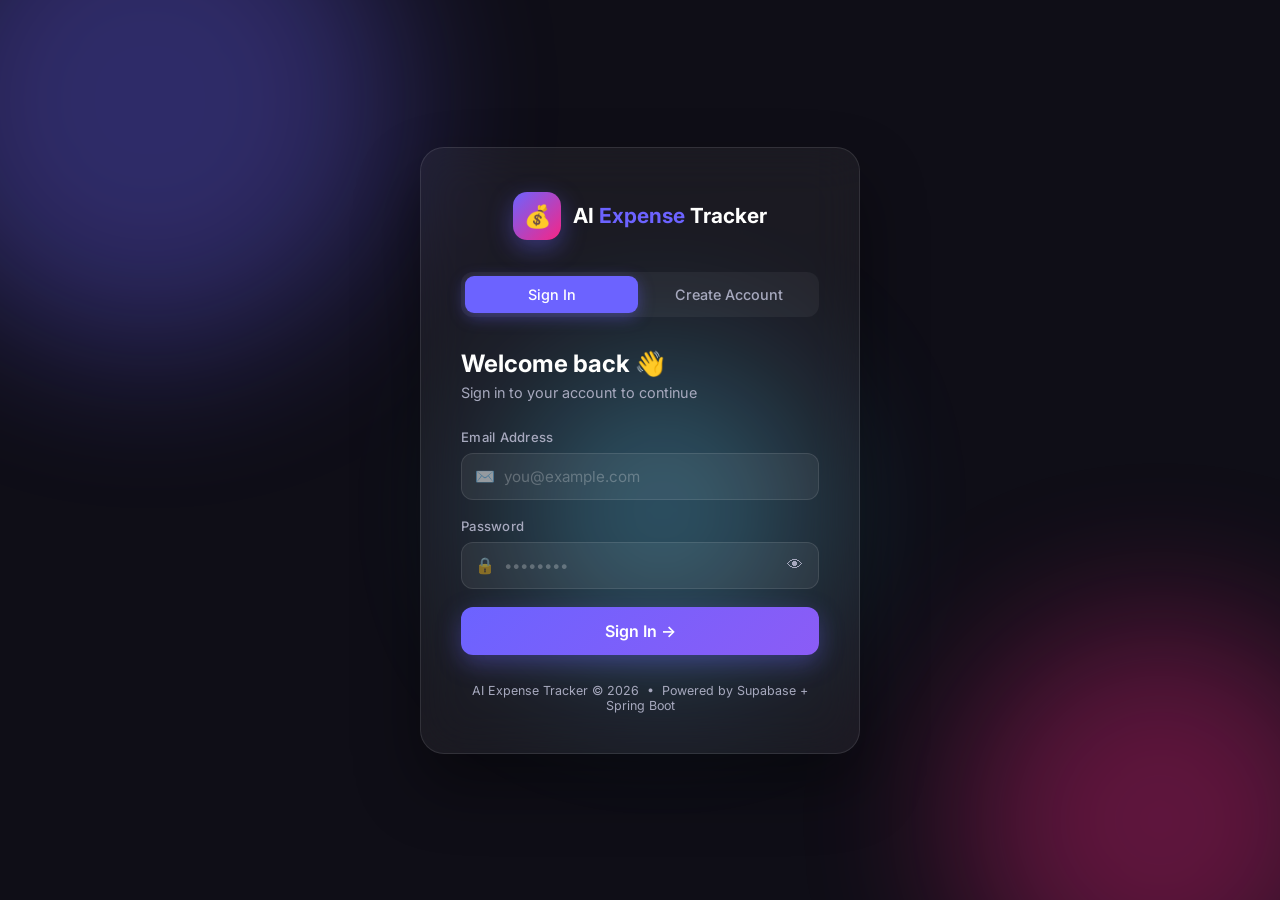
<file: target/classes/static/index.html>
<!DOCTYPE html>
<html lang="en">
<head>
  <meta charset="UTF-8" />
  <meta name="viewport" content="width=device-width, initial-scale=1.0" />
  <title>AI Expense Tracker — Login</title>
  <link href="https://fonts.googleapis.com/css2?family=Inter:wght@300;400;500;600;700;800&display=swap" rel="stylesheet" />
  <style>
    *, *::before, *::after { box-sizing: border-box; margin: 0; padding: 0; }

    :root {
      --primary:   #6c63ff;
      --primary-d: #574fd6;
      --accent:    #f72585;
      --bg:        #0f0e17;
      --card:      rgba(255,255,255,0.05);
      --border:    rgba(255,255,255,0.10);
      --text:      #fffffe;
      --muted:     #a7a9be;
      --success:   #06d6a0;
      --error:     #ef233c;
    }

    body {
      font-family: 'Inter', sans-serif;
      background: var(--bg);
      min-height: 100vh;
      display: flex;
      align-items: center;
      justify-content: center;
      overflow: hidden;
      color: var(--text);
    }

    /* Animated background blobs */
    .bg-blobs {
      position: fixed; inset: 0; z-index: 0; overflow: hidden;
    }
    .blob {
      position: absolute; border-radius: 50%; filter: blur(80px); opacity: 0.35;
      animation: drift 12s ease-in-out infinite alternate;
    }
    .blob-1 { width: 500px; height: 500px; background: #6c63ff; top: -150px; left: -100px; animation-delay: 0s; }
    .blob-2 { width: 400px; height: 400px; background: #f72585; bottom: -120px; right: -80px; animation-delay: 3s; }
    .blob-3 { width: 300px; height: 300px; background: #4cc9f0; top: 40%; left: 40%; animation-delay: 6s; }

    @keyframes drift {
      from { transform: translate(0, 0) scale(1); }
      to   { transform: translate(30px, 20px) scale(1.08); }
    }

    /* Card */
    .card {
      position: relative; z-index: 1;
      width: 100%; max-width: 440px;
      background: var(--card);
      backdrop-filter: blur(24px);
      -webkit-backdrop-filter: blur(24px);
      border: 1px solid var(--border);
      border-radius: 24px;
      padding: 44px 40px 40px;
      box-shadow: 0 32px 64px rgba(0,0,0,0.4);
      animation: slideUp 0.6s cubic-bezier(0.16,1,0.3,1);
    }
    @keyframes slideUp {
      from { opacity: 0; transform: translateY(40px); }
      to   { opacity: 1; transform: translateY(0); }
    }

    /* Logo */
    .logo {
      display: flex; align-items: center; gap: 12px;
      margin-bottom: 32px; justify-content: center;
    }
    .logo-icon {
      width: 48px; height: 48px; border-radius: 14px;
      background: linear-gradient(135deg, var(--primary), var(--accent));
      display: flex; align-items: center; justify-content: center;
      font-size: 22px; box-shadow: 0 8px 24px rgba(108,99,255,0.4);
    }
    .logo-text { font-size: 1.3rem; font-weight: 700; }
    .logo-text span { color: var(--primary); }

    /* Tabs */
    .tabs {
      display: flex; gap: 4px;
      background: rgba(255,255,255,0.05);
      border-radius: 12px; padding: 4px;
      margin-bottom: 32px;
    }
    .tab-btn {
      flex: 1; padding: 10px;
      background: transparent; border: none;
      color: var(--muted); font-family: 'Inter', sans-serif;
      font-size: 0.9rem; font-weight: 500;
      border-radius: 9px; cursor: pointer;
      transition: all 0.25s ease;
    }
    .tab-btn.active {
      background: var(--primary);
      color: #fff;
      box-shadow: 0 4px 16px rgba(108,99,255,0.4);
    }
    .tab-btn:not(.active):hover { color: var(--text); }

    /* Form panels */
    .form-panel { display: none; animation: fadeIn 0.3s ease; }
    .form-panel.active { display: block; }
    @keyframes fadeIn { from { opacity:0; transform:translateY(8px); } to { opacity:1; transform:translateY(0); } }

    /* Heading */
    .form-heading { font-size: 1.5rem; font-weight: 700; margin-bottom: 6px; }
    .form-sub { color: var(--muted); font-size: 0.9rem; margin-bottom: 28px; }

    /* Input group */
    .input-group { margin-bottom: 18px; }
    .input-group label {
      display: block; font-size: 0.82rem; font-weight: 500;
      color: var(--muted); margin-bottom: 8px; letter-spacing: 0.02em;
    }
    .input-wrap {
      position: relative;
    }
    .input-wrap .icon {
      position: absolute; left: 14px; top: 50%; transform: translateY(-50%);
      font-size: 16px; opacity: 0.5; pointer-events: none;
    }
    .input-wrap input {
      width: 100%; padding: 13px 14px 13px 42px;
      background: rgba(255,255,255,0.06);
      border: 1px solid var(--border);
      border-radius: 12px; color: var(--text);
      font-family: 'Inter', sans-serif; font-size: 0.95rem;
      transition: all 0.2s ease; outline: none;
    }
    .input-wrap input::placeholder { color: rgba(255,255,255,0.25); }
    .input-wrap input:focus {
      border-color: var(--primary);
      background: rgba(108,99,255,0.08);
      box-shadow: 0 0 0 3px rgba(108,99,255,0.15);
    }

    /* Eye toggle */
    .eye-toggle {
      position: absolute; right: 14px; top: 50%; transform: translateY(-50%);
      background: none; border: none; cursor: pointer;
      color: var(--muted); font-size: 16px; padding: 2px;
    }
    .eye-toggle:hover { color: var(--text); }

    /* Submit btn */
    .btn-submit {
      width: 100%; padding: 14px;
      background: linear-gradient(135deg, var(--primary), #8b5cf6);
      border: none; border-radius: 12px;
      color: #fff; font-family: 'Inter', sans-serif;
      font-size: 1rem; font-weight: 600;
      cursor: pointer; margin-top: 8px;
      transition: all 0.25s ease;
      box-shadow: 0 8px 24px rgba(108,99,255,0.35);
      display: flex; align-items: center; justify-content: center; gap: 8px;
    }
    .btn-submit:hover {
      transform: translateY(-2px);
      box-shadow: 0 12px 32px rgba(108,99,255,0.5);
    }
    .btn-submit:active { transform: translateY(0); }
    .btn-submit:disabled { opacity: 0.6; cursor: not-allowed; transform: none; }

    /* Spinner */
    .spinner {
      width: 18px; height: 18px;
      border: 2px solid rgba(255,255,255,0.3);
      border-top-color: #fff;
      border-radius: 50%;
      animation: spin 0.7s linear infinite;
      display: none;
    }
    @keyframes spin { to { transform: rotate(360deg); } }

    /* Alert */
    .alert {
      display: none; padding: 12px 16px;
      border-radius: 10px; font-size: 0.875rem;
      margin-bottom: 20px; font-weight: 500;
      animation: fadeIn 0.3s ease;
    }
    .alert.success { background: rgba(6,214,160,0.12); border: 1px solid rgba(6,214,160,0.3); color: var(--success); }
    .alert.error   { background: rgba(239,35,60,0.12);  border: 1px solid rgba(239,35,60,0.3);  color: var(--error); }

    /* Token card */
    .token-box {
      display: none; margin-top: 24px;
      background: rgba(6,214,160,0.07);
      border: 1px solid rgba(6,214,160,0.25);
      border-radius: 14px; padding: 18px;
      animation: fadeIn 0.4s ease;
    }
    .token-box h4 { font-size: 0.85rem; color: var(--success); margin-bottom: 12px; font-weight: 600; }
    .token-row { display: flex; justify-content: space-between; font-size: 0.82rem; margin-bottom: 6px; }
    .token-row .label { color: var(--muted); }
    .token-row .value { color: var(--text); font-weight: 500; font-family: monospace; font-size: 0.78rem; max-width: 220px; overflow: hidden; text-overflow: ellipsis; white-space: nowrap; }
    .copy-btn {
      margin-top: 12px; width: 100%; padding: 8px;
      background: rgba(6,214,160,0.15); border: 1px solid rgba(6,214,160,0.3);
      border-radius: 8px; color: var(--success);
      font-family: 'Inter', sans-serif; font-size: 0.82rem; font-weight: 600;
      cursor: pointer; transition: all 0.2s;
    }
    .copy-btn:hover { background: rgba(6,214,160,0.25); }

    /* Divider */
    .divider { text-align: center; color: var(--muted); font-size: 0.8rem; margin: 20px 0; position: relative; }
    .divider::before, .divider::after {
      content: ''; position: absolute; top: 50%; width: 40%; height: 1px;
      background: var(--border);
    }
    .divider::before { left: 0; } .divider::after { right: 0; }

    /* Dashboard redirect btn */
    .btn-dashboard {
      display: none; width: 100%; padding: 13px;
      background: rgba(108,99,255,0.15);
      border: 1px solid rgba(108,99,255,0.35);
      border-radius: 12px; color: var(--primary);
      font-family: 'Inter', sans-serif; font-size: 0.95rem; font-weight: 600;
      cursor: pointer; margin-top: 12px;
      transition: all 0.2s;
    }
    .btn-dashboard:hover { background: rgba(108,99,255,0.25); }

    /* Footer */
    .footer { text-align: center; margin-top: 28px; font-size: 0.78rem; color: var(--muted); }
  </style>
</head>
<body>

<!-- Animated background -->
<div class="bg-blobs">
  <div class="blob blob-1"></div>
  <div class="blob blob-2"></div>
  <div class="blob blob-3"></div>
</div>

<!-- Login Card -->
<div class="card">
  <div class="logo">
    <div class="logo-icon">💰</div>
    <div class="logo-text">AI <span>Expense</span> Tracker</div>
  </div>

  <!-- Tabs -->
  <div class="tabs">
    <button class="tab-btn active" id="tab-login" onclick="switchTab('login')">Sign In</button>
    <button class="tab-btn" id="tab-register" onclick="switchTab('register')">Create Account</button>
  </div>

  <!-- ===== LOGIN PANEL ===== -->
  <div class="form-panel active" id="panel-login">
    <div class="form-heading">Welcome back 👋</div>
    <div class="form-sub">Sign in to your account to continue</div>

    <div class="alert" id="login-alert"></div>

    <form id="login-form" onsubmit="handleLogin(event)">
      <div class="input-group">
        <label for="login-email">Email Address</label>
        <div class="input-wrap">
          <span class="icon">✉️</span>
          <input type="email" id="login-email" placeholder="you@example.com" required autocomplete="email" />
        </div>
      </div>

      <div class="input-group">
        <label for="login-pass">Password</label>
        <div class="input-wrap">
          <span class="icon">🔒</span>
          <input type="password" id="login-pass" placeholder="••••••••" required autocomplete="current-password" />
          <button type="button" class="eye-toggle" onclick="togglePass('login-pass', this)">👁</button>
        </div>
      </div>

      <button class="btn-submit" type="submit" id="login-btn">
        <div class="spinner" id="login-spinner"></div>
        <span id="login-btn-text">Sign In →</span>
      </button>
    </form>

    <!-- Success Token Box -->
    <div class="token-box" id="login-token-box">
      <h4>✅ Login Successful!</h4>
      <div class="token-row"><span class="label">User ID</span><span class="value" id="login-user-id">—</span></div>
      <div class="token-row"><span class="label">Email</span><span class="value" id="login-user-email">—</span></div>
      <div class="token-row"><span class="label">Token</span><span class="value" id="login-token">—</span></div>
      <button class="copy-btn" onclick="copyToken()">📋 Copy Access Token</button>
    </div>

    <button class="btn-dashboard" id="dashboard-btn" onclick="goToDashboard()">🚀 Go to Dashboard</button>
  </div>

  <!-- ===== REGISTER PANEL ===== -->
  <div class="form-panel" id="panel-register">
    <div class="form-heading">Create account ✨</div>
    <div class="form-sub">Start tracking your expenses today</div>

    <div class="alert" id="reg-alert"></div>

    <form id="reg-form" onsubmit="handleRegister(event)">
      <div class="input-group">
        <label for="reg-email">Email Address</label>
        <div class="input-wrap">
          <span class="icon">✉️</span>
          <input type="email" id="reg-email" placeholder="you@example.com" required autocomplete="email" />
        </div>
      </div>

      <div class="input-group">
        <label for="reg-pass">Password</label>
        <div class="input-wrap">
          <span class="icon">🔒</span>
          <input type="password" id="reg-pass" placeholder="Min 6 characters" required minlength="6" autocomplete="new-password" />
          <button type="button" class="eye-toggle" onclick="togglePass('reg-pass', this)">👁</button>
        </div>
      </div>

      <div class="input-group">
        <label for="reg-pass2">Confirm Password</label>
        <div class="input-wrap">
          <span class="icon">🔐</span>
          <input type="password" id="reg-pass2" placeholder="Re-enter password" required minlength="6" autocomplete="new-password" />
        </div>
      </div>

      <button class="btn-submit" type="submit" id="reg-btn">
        <div class="spinner" id="reg-spinner"></div>
        <span id="reg-btn-text">Create Account →</span>
      </button>
    </form>
  </div>

  <div class="footer">
    AI Expense Tracker &copy; 2026 &nbsp;•&nbsp; Powered by Supabase + Spring Boot
  </div>
</div>

<script>
  const API = '/api/auth';

  /* --- Tab switch --- */
  function switchTab(tab) {
    ['login','register'].forEach(t => {
      document.getElementById(`tab-${t}`).classList.toggle('active', t === tab);
      document.getElementById(`panel-${t}`).classList.toggle('active', t === tab);
    });
  }

  /* --- Password toggle --- */
  function togglePass(id, btn) {
    const input = document.getElementById(id);
    const isPass = input.type === 'password';
    input.type = isPass ? 'text' : 'password';
    btn.textContent = isPass ? '🙈' : '👁';
  }

  /* --- Show alert --- */
  function showAlert(id, msg, type) {
    const el = document.getElementById(id);
    el.textContent = msg;
    el.className = `alert ${type}`;
    el.style.display = 'block';
    setTimeout(() => { el.style.display = 'none'; }, 6000);
  }

  /* --- Loading state --- */
  function setLoading(btnId, spinnerId, textId, loading, text = '') {
    document.getElementById(btnId).disabled = loading;
    document.getElementById(spinnerId).style.display = loading ? 'block' : 'none';
    document.getElementById(textId).textContent = loading ? 'Please wait...' : text;
  }

  /* --- LOGIN --- */
  async function handleLogin(e) {
    e.preventDefault();
    const email    = document.getElementById('login-email').value.trim();
    const password = document.getElementById('login-pass').value;

    setLoading('login-btn','login-spinner','login-btn-text', true);

    try {
      const res = await fetch(`${API}/login`, {
        method: 'POST',
        headers: { 'Content-Type': 'application/json' },
        body: JSON.stringify({ email, password })
      });

      const data = await res.json();

      if (!res.ok) {
        throw new Error(data.message || data.error || 'Invalid email or password');
      }

      // Show token box
      document.getElementById('login-user-id').textContent    = data.userId    || '—';
      document.getElementById('login-user-email').textContent = data.email     || email;
      document.getElementById('login-token').textContent      = data.accessToken ? data.accessToken.substring(0, 40) + '...' : '—';
      document.getElementById('login-token-box').style.display = 'block';
      document.getElementById('dashboard-btn').style.display   = 'block';

      // Save to session
      sessionStorage.setItem('token',  data.accessToken);
      sessionStorage.setItem('userId', data.userId);
      sessionStorage.setItem('email',  data.email || email);

    } catch (err) {
      showAlert('login-alert', '❌ ' + err.message, 'error');
    } finally {
      setLoading('login-btn','login-spinner','login-btn-text', false, 'Sign In →');
    }
  }

  /* --- REGISTER --- */
  async function handleRegister(e) {
    e.preventDefault();
    const email = document.getElementById('reg-email').value.trim();
    const pass  = document.getElementById('reg-pass').value;
    const pass2 = document.getElementById('reg-pass2').value;

    if (pass !== pass2) {
      showAlert('reg-alert', '❌ Passwords do not match!', 'error');
      return;
    }

    setLoading('reg-btn','reg-spinner','reg-btn-text', true);

    try {
      const res = await fetch(`${API}/register`, {
        method: 'POST',
        headers: { 'Content-Type': 'application/json' },
        body: JSON.stringify({ email, password: pass })
      });

      const data = await res.json();

      if (!res.ok) {
        throw new Error(data.message || data.error || 'Registration failed');
      }

      showAlert('reg-alert',
        '✅ Account created! Check your email to confirm, then sign in.',
        'success');
      document.getElementById('reg-form').reset();
      setTimeout(() => switchTab('login'), 2500);

    } catch (err) {
      showAlert('reg-alert', '❌ ' + err.message, 'error');
    } finally {
      setLoading('reg-btn','reg-spinner','reg-btn-text', false, 'Create Account →');
    }
  }

  /* --- Copy token --- */
  function copyToken() {
    const token = sessionStorage.getItem('token');
    if (token) {
      navigator.clipboard.writeText(token);
      const btn = document.querySelector('.copy-btn');
      btn.textContent = '✅ Copied!';
      setTimeout(() => btn.textContent = '📋 Copy Access Token', 2000);
    }
  }

  /* --- Dashboard redirect --- */
  function goToDashboard() {
    window.location.href = '/dashboard.html';
  }
</script>

</body>
</html>
</file>
